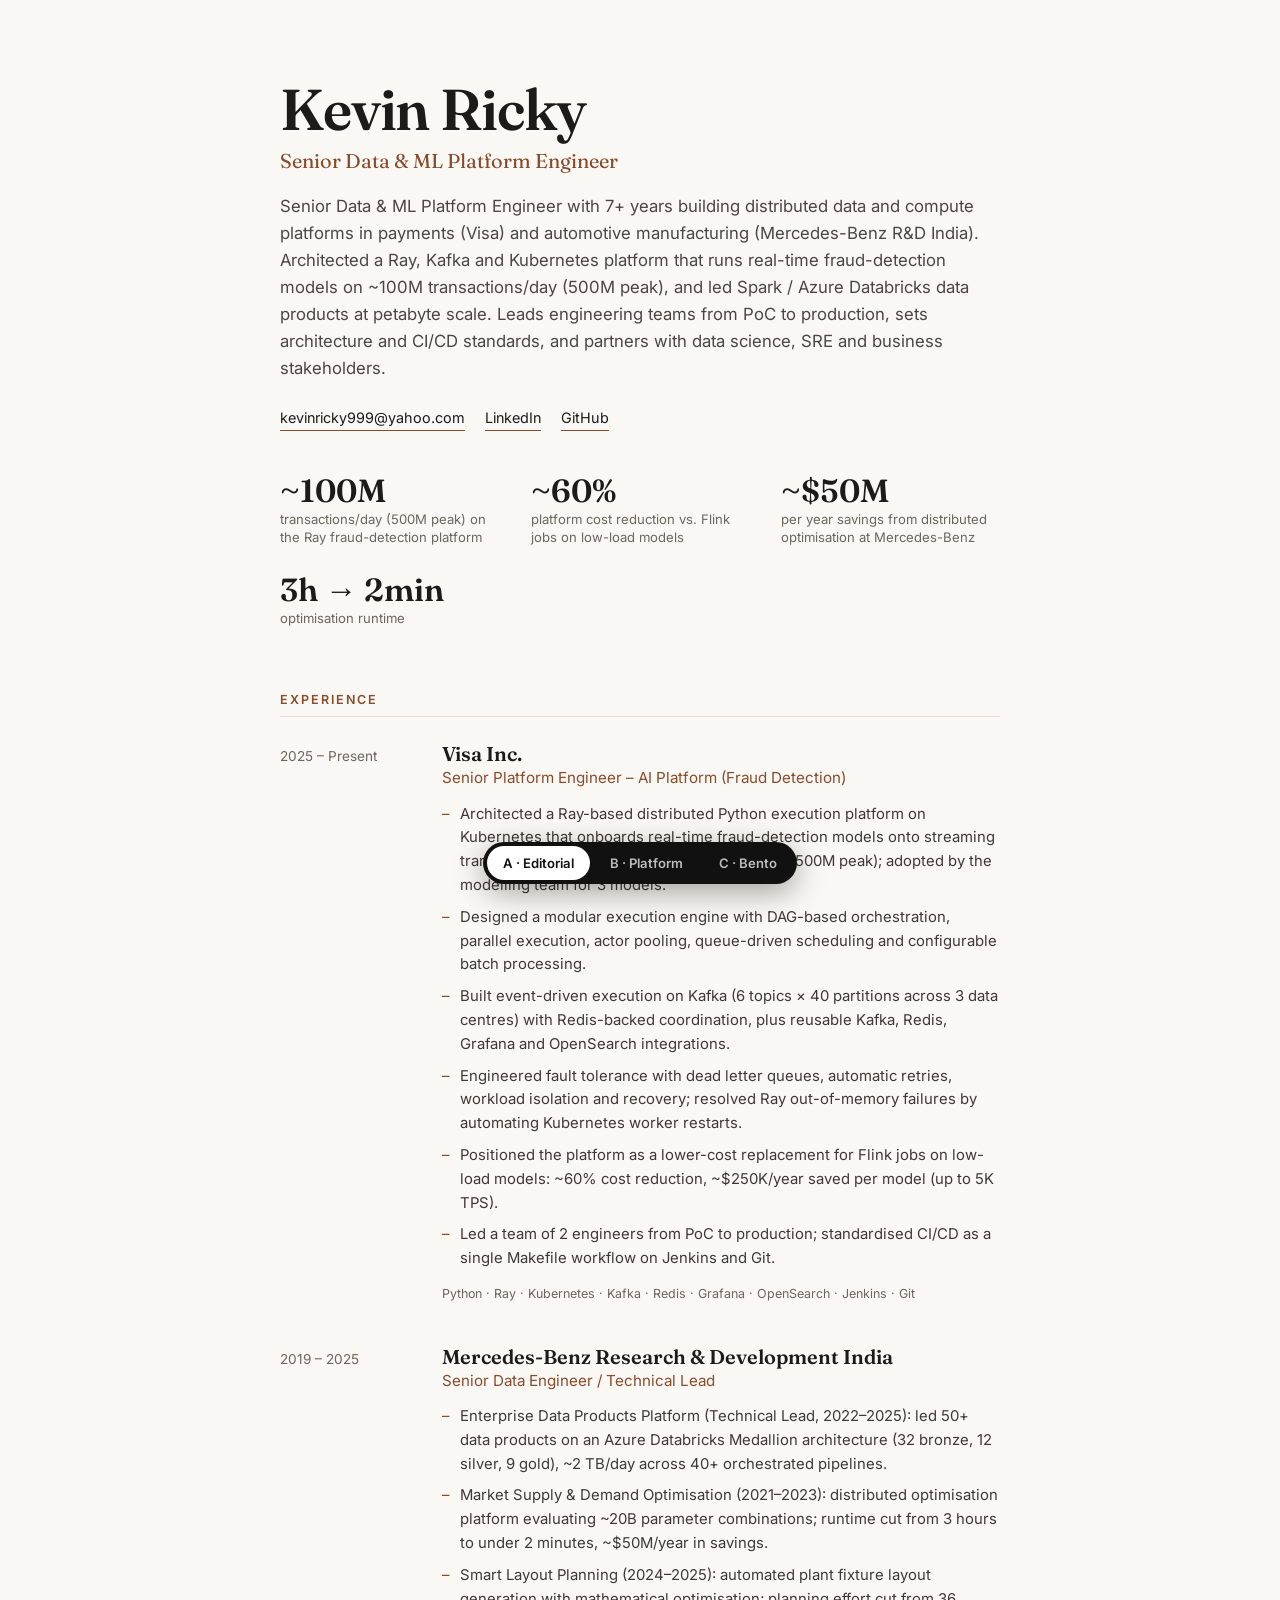
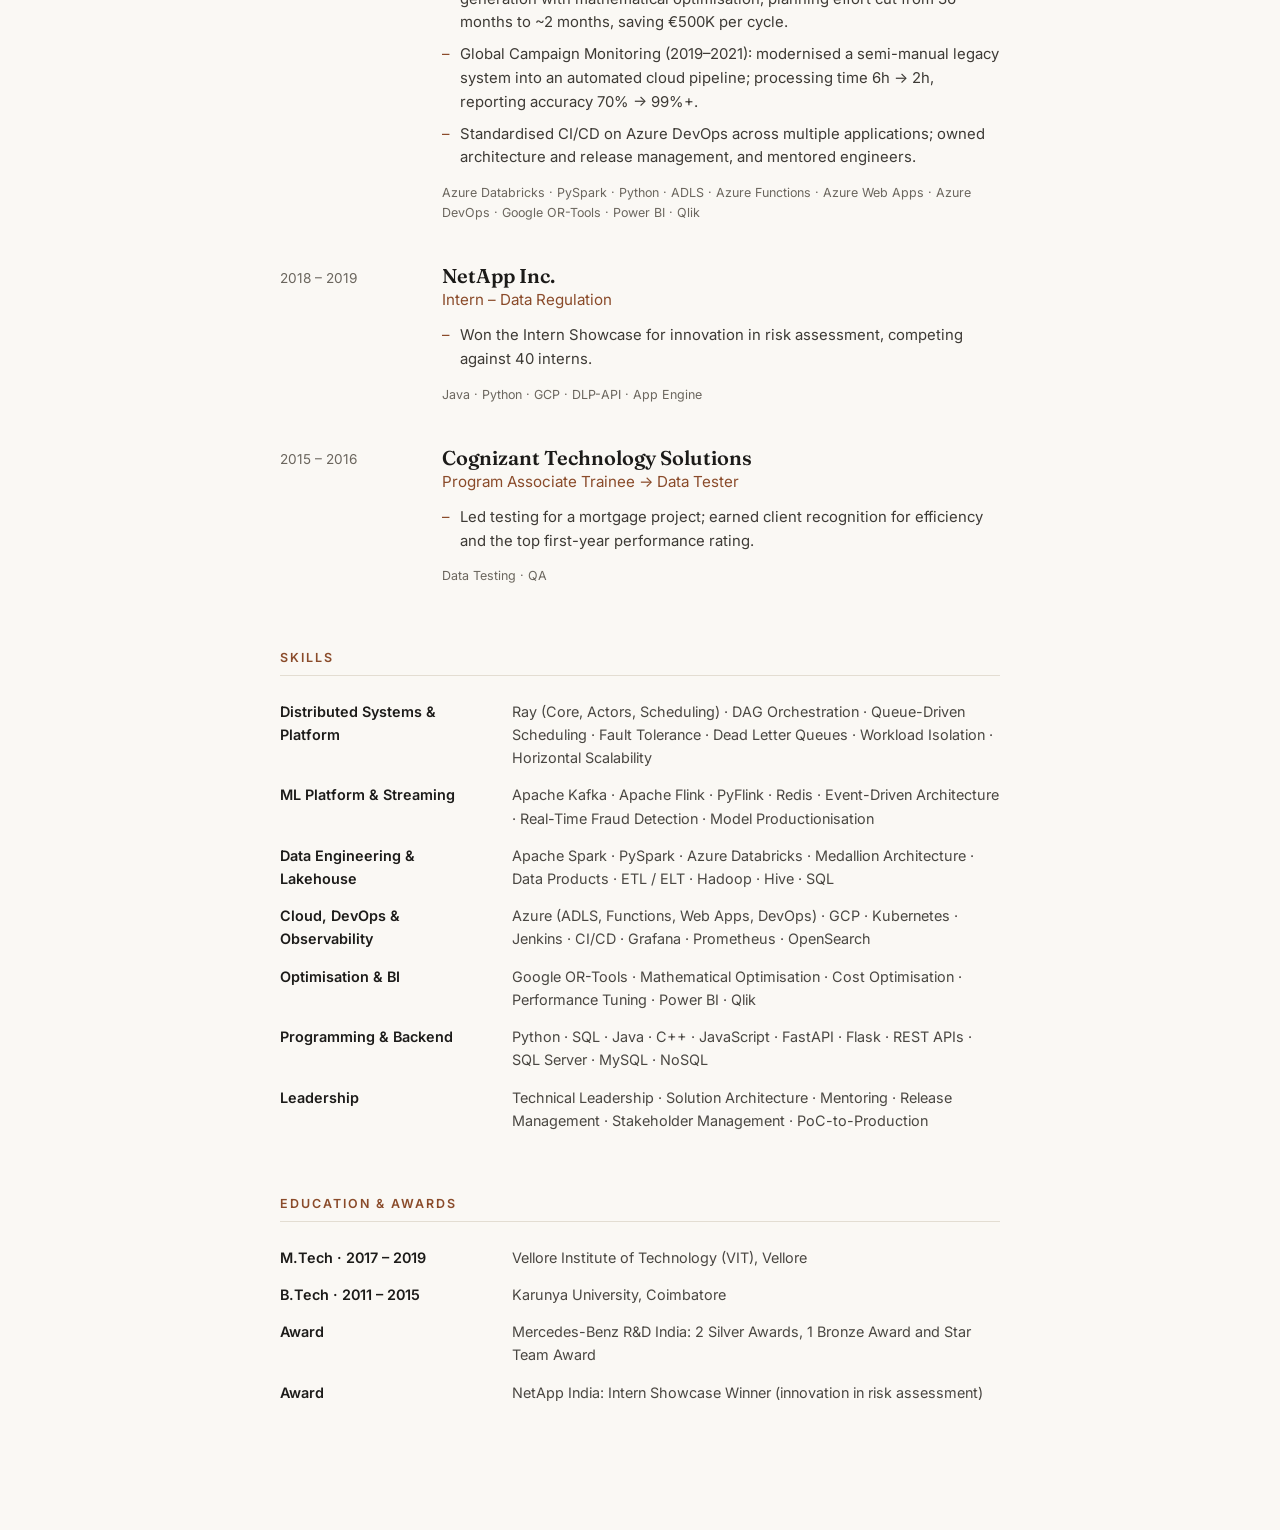
<file: designs/preview.html>
<!DOCTYPE html>
<html lang="en">
<head>
<meta charset="UTF-8" />
<meta name="viewport" content="width=device-width, initial-scale=1.0" />
<title>Design previews – Kevin Ricky</title>
<link rel="preconnect" href="https://fonts.googleapis.com" />
<link href="https://fonts.googleapis.com/css2?family=Fraunces:opsz,wght@9..144,400;9..144,600&family=Inter:wght@400;500;600;700&family=JetBrains+Mono:wght@400;600&display=swap" rel="stylesheet" />
<style>
  *{box-sizing:border-box;margin:0;padding:0}
  html{scroll-behavior:smooth}
  body{font-family:Inter,system-ui,sans-serif;line-height:1.6}
  a{color:inherit}
  ul{list-style:none}

  /* ---------- switcher ---------- */
  .switcher{position:fixed;z-index:50;bottom:16px;left:50%;transform:translateX(-50%);display:flex;gap:4px;padding:4px;background:#111;border-radius:999px;box-shadow:0 8px 30px rgba(0,0,0,.35)}
  .switcher button{border:0;background:none;color:#bbb;font:600 .82rem Inter,sans-serif;padding:.55rem 1rem;border-radius:999px;cursor:pointer}
  .switcher button.on{background:#fff;color:#111}

  /* =========================================================
     A · EDITORIAL  – calm, typographic, recruiter-friendly
     ========================================================= */
  .A{background:#faf8f4;color:#1c1b19}
  .A .wrap{max-width:760px;margin:0 auto;padding:5rem 1.25rem 7rem}
  .A h1{font:600 clamp(2.4rem,6vw,3.6rem)/1.05 Fraunces,serif;letter-spacing:-.02em}
  .A .role{font:400 1.25rem Fraunces,serif;color:#8a4b2a;margin:.5rem 0 1.25rem}
  .A .lede{font-size:1.05rem;color:#4a4742}
  .A .links{display:flex;gap:1.25rem;flex-wrap:wrap;margin:1.5rem 0 0;font-size:.9rem}
  .A .links a{border-bottom:1px solid #8a4b2a;text-decoration:none;padding-bottom:1px}
  .A h2{font:600 .78rem Inter;letter-spacing:.16em;text-transform:uppercase;color:#8a4b2a;margin:4rem 0 1.5rem;padding-bottom:.6rem;border-bottom:1px solid #e3ddd2}
  .A .metrics{display:grid;grid-template-columns:repeat(auto-fit,minmax(200px,1fr));gap:1.5rem 2rem;margin-top:2.5rem}
  .A .metrics b{display:block;font:600 2rem Fraunces,serif;color:#1c1b19}
  .A .metrics span{font-size:.82rem;color:#6b665e;display:block;line-height:1.4}
  .A .job{display:grid;grid-template-columns:130px 1fr;gap:1rem 2rem;margin-bottom:2.5rem}
  .A .job .when{font-size:.85rem;color:#6b665e;padding-top:.3rem}
  .A .job h3{font:600 1.25rem Fraunces,serif}
  .A .job .r{color:#8a4b2a;font-size:.95rem;margin-bottom:.75rem}
  .A .job li{position:relative;padding-left:1.1rem;margin-bottom:.5rem;font-size:.93rem;color:#3d3a35}
  .A .job li::before{content:"–";position:absolute;left:0;color:#8a4b2a}
  .A .tags{margin-top:.8rem;font-size:.78rem;color:#6b665e}
  .A .sk{display:grid;grid-template-columns:200px 1fr;gap:.4rem 2rem;font-size:.9rem;margin-bottom:.9rem}
  .A .sk b{font-weight:600}
  .A .sk span{color:#4a4742}
  @media(max-width:620px){.A .job,.A .sk{grid-template-columns:1fr}}

  /* =========================================================
     B · PLATFORM / TERMINAL – dark, technical, memorable
     ========================================================= */
  .B{background:#0a0e14;color:#c9d1d9;font-family:'JetBrains Mono',monospace;font-size:14px;
     background-image:radial-gradient(circle at 80% -10%,rgba(56,189,248,.15),transparent 40%),linear-gradient(rgba(255,255,255,.025) 1px,transparent 1px),linear-gradient(90deg,rgba(255,255,255,.025) 1px,transparent 1px);
     background-size:auto,40px 40px,40px 40px}
  .B .wrap{max-width:980px;margin:0 auto;padding:4rem 1.25rem 7rem}
  .B .prompt{color:#7ee787}
  .B h1{font:600 clamp(2rem,5vw,3rem)/1.1 'JetBrains Mono';color:#fff;margin:.6rem 0}
  .B h1 em{font-style:normal;color:#38bdf8}
  .B .role{color:#38bdf8}
  .B .lede{max-width:70ch;margin-top:1rem;color:#9aa5b1;font-family:Inter,sans-serif;font-size:.98rem}
  .B .chips{display:flex;gap:.5rem;flex-wrap:wrap;margin-top:1.25rem}
  .B .chips span,.B .tags span{border:1px solid #263041;background:#111826;color:#9fd2ff;padding:.15rem .6rem;border-radius:4px;font-size:.75rem}
  .B .links{display:flex;gap:.75rem;margin-top:1.75rem;flex-wrap:wrap}
  .B .links a{padding:.5rem 1rem;border:1px solid #38bdf8;color:#38bdf8;text-decoration:none;border-radius:4px;font-size:.82rem}
  .B .links a:first-child{background:#38bdf8;color:#04121b}
  .B h2{color:#fff;font-size:1rem;margin:4rem 0 1.25rem}
  .B h2::before{content:"$ ";color:#7ee787}
  .B .metrics{display:grid;grid-template-columns:repeat(auto-fit,minmax(260px,1fr));gap:1px;background:#263041;border:1px solid #263041;border-radius:8px;overflow:hidden;margin-top:2.5rem}
  .B .metrics div{background:#0d1320;padding:1.25rem}
  .B .metrics b{display:block;font-size:1.9rem;color:#38bdf8}
  .B .metrics span{font:400 .8rem Inter,sans-serif;color:#8b96a3}
  .B .job{border:1px solid #263041;background:#0d1320cc;border-radius:8px;padding:1.4rem;margin-bottom:1rem}
  .B .job header{display:flex;justify-content:space-between;gap:1rem;flex-wrap:wrap}
  .B .job h3{color:#fff;font-size:1rem}
  .B .job .r{color:#38bdf8;font-size:.82rem}
  .B .job .when{color:#7ee787;font-size:.8rem}
  .B .job ul{margin-top:.9rem;font-family:Inter,sans-serif;font-size:.9rem;color:#a5b0bc}
  .B .job li{padding-left:1.1rem;position:relative;margin-bottom:.4rem}
  .B .job li::before{content:">";position:absolute;left:0;color:#7ee787}
  .B .tags{display:flex;gap:.4rem;flex-wrap:wrap;margin-top:.9rem}
  .B .skgrid{display:grid;grid-template-columns:repeat(auto-fit,minmax(280px,1fr));gap:1rem}
  .B .sk{border:1px solid #263041;border-radius:8px;padding:1rem;background:#0d1320cc}
  .B .sk b{color:#fff;font-size:.82rem;display:block;margin-bottom:.5rem}
  .B .sk span{display:inline-block;margin:0 .35rem .35rem 0;font-size:.75rem;color:#9aa5b1}
  .B .sk span::after{content:","}.B .sk span:last-child::after{content:""}

  /* =========================================================
     C · BENTO – modern product-page feel, big numbers
     ========================================================= */
  .C{background:#f4f5f8;color:#14161f}
  .C .wrap{max-width:1120px;margin:0 auto;padding:3.5rem 1.25rem 7rem}
  .C .grid{display:grid;grid-template-columns:repeat(12,1fr);gap:14px}
  .C .tile{background:#fff;border-radius:22px;padding:1.6rem;border:1px solid #e8eaf1;box-shadow:0 1px 2px rgba(20,22,31,.04)}
  .C .hero{grid-column:span 8;background:linear-gradient(135deg,#4f46e5,#7c3aed 55%,#db2777);color:#fff;border:0;min-height:320px;display:flex;flex-direction:column;justify-content:flex-end}
  .C .hero h1{font:700 clamp(2.2rem,5vw,3.4rem)/1.05 Inter;letter-spacing:-.03em}
  .C .hero .role{opacity:.9;font-weight:500;margin:.4rem 0 1rem}
  .C .hero p{opacity:.85;font-size:.92rem;max-width:56ch}
  .C .contact{grid-column:span 4;display:flex;flex-direction:column;gap:.6rem;justify-content:center}
  .C .contact a{display:block;padding:.75rem 1rem;border-radius:12px;background:#f4f5f8;text-decoration:none;font-weight:600;font-size:.88rem}
  .C .contact a:first-child{background:#14161f;color:#fff}
  .C .stat{grid-column:span 4}
  .C .stat b{display:block;font:700 2.6rem/1 Inter;letter-spacing:-.03em;background:linear-gradient(135deg,#4f46e5,#db2777);-webkit-background-clip:text;background-clip:text;color:transparent}
  .C .stat span{display:block;margin-top:.6rem;font-size:.85rem;color:#5b6070}
  .C h2{grid-column:span 12;font:700 1.5rem Inter;letter-spacing:-.02em;margin:2rem 0 .25rem}
  .C .job{grid-column:span 6}
  .C .job.big{grid-column:span 12}
  .C .job .when{font-size:.75rem;font-weight:700;color:#4f46e5;text-transform:uppercase;letter-spacing:.08em}
  .C .job h3{font:700 1.2rem Inter;margin:.2rem 0}
  .C .job .r{font-size:.88rem;color:#5b6070;margin-bottom:.8rem}
  .C .job ul{font-size:.88rem;color:#3a3f4d}
  .C .job li{margin-bottom:.45rem;padding-left:1rem;position:relative}
  .C .job li::before{content:"";position:absolute;left:0;top:.6em;width:5px;height:5px;border-radius:50%;background:#7c3aed}
  .C .big ul{columns:2;column-gap:2rem}.C .big li{break-inside:avoid}
  .C .tags{display:flex;flex-wrap:wrap;gap:.35rem;margin-top:.9rem}
  .C .tags span,.C .sk span{font-size:.74rem;background:#eef0ff;color:#4338ca;padding:.18rem .6rem;border-radius:999px;font-weight:600}
  .C .sk{grid-column:span 4}
  .C .sk b{display:block;font-size:.9rem;margin-bottom:.7rem}
  .C .sk span{display:inline-block;margin:0 .3rem .3rem 0}
  @media(max-width:860px){.C .hero,.C .contact,.C .stat,.C .job,.C .sk{grid-column:span 12}.C .big ul{columns:1}}

  [hidden]{display:none!important}
</style>
</head>
<body>
<main id="root"></main>
<div class="switcher" role="tablist">
  <button data-d="A">A · Editorial</button>
  <button data-d="B">B · Platform</button>
  <button data-d="C">C · Bento</button>
</div>

<script src="../data/resume.js"></script>
<script>
const esc = s => String(s).replace(/[&<>]/g, c => ({'&':'&amp;','<':'&lt;','>':'&gt;'}[c]));
const li  = a => a.map(x => `<li>${esc(x)}</li>`).join('');
const sp  = a => a.map(x => `<span>${esc(x)}</span>`).join('');

const T = {
  A: r => `<div class="A"><div class="wrap">
    <h1>${esc(r.name)}</h1>
    <p class="role">${esc(r.title)}</p>
    <p class="lede">${esc(r.summary)}</p>
    <div class="links"><a href="mailto:${r.contact.email}">${r.contact.email}</a><a href="${r.contact.linkedin}">LinkedIn</a><a href="${r.contact.github}">GitHub</a></div>
    <div class="metrics">${r.metrics.slice(0,4).map(m=>`<div><b>${esc(m.value)}</b><span>${esc(m.label)}</span></div>`).join('')}</div>
    <h2>Experience</h2>
    ${r.experience.map(e=>`<div class="job"><div class="when">${esc(e.period)}</div><div><h3>${esc(e.company)}</h3><p class="r">${esc(e.role)}</p><ul>${li(e.highlights)}</ul><p class="tags">${esc(e.tech.join(' · '))}</p></div></div>`).join('')}
    <h2>Skills</h2>
    ${r.skills.map(s=>`<div class="sk"><b>${esc(s.group)}</b><span>${esc(s.items.join(' · '))}</span></div>`).join('')}
    <h2>Education &amp; Awards</h2>
    ${r.education.map(e=>`<div class="sk"><b>${esc(e.degree)} · ${esc(e.period)}</b><span>${esc(e.school)}, ${esc(e.place)}</span></div>`).join('')}
    ${r.awards.map(a=>`<div class="sk"><b>Award</b><span>${esc(a)}</span></div>`).join('')}
  </div></div>`,

  B: r => `<div class="B"><div class="wrap">
    <p class="prompt">kevin@platform:~$ whoami</p>
    <h1>${esc(r.name.split(' ')[0])} <em>${esc(r.name.split(' ')[1])}</em></h1>
    <p class="role">${esc(r.title)} · ${esc(r.subtitle)}</p>
    <p class="lede">${esc(r.summary)}</p>
    <div class="chips">${sp(r.stack)}</div>
    <div class="links"><a href="mailto:${r.contact.email}">Hire me</a><a href="${r.contact.github}">GitHub</a><a href="${r.contact.linkedin}">LinkedIn</a></div>
    <div class="metrics">${r.metrics.map(m=>`<div><b>${esc(m.value)}</b><span>${esc(m.label)}</span></div>`).join('')}</div>
    <h2>git log --career</h2>
    ${r.experience.map(e=>`<article class="job"><header><div><h3>${esc(e.company)}</h3><span class="r">${esc(e.role)}</span></div><span class="when">${esc(e.period)}</span></header><ul>${li(e.highlights)}</ul><div class="tags">${sp(e.tech)}</div></article>`).join('')}
    <h2>ls ./skills</h2>
    <div class="skgrid">${r.skills.map(s=>`<div class="sk"><b>${esc(s.group)}</b>${sp(s.items)}</div>`).join('')}</div>
    <h2>cat education awards</h2>
    <div class="skgrid">${r.education.map(e=>`<div class="sk"><b>${esc(e.degree)} · ${esc(e.period)}</b><span>${esc(e.school)}, ${esc(e.place)}</span></div>`).join('')}${r.awards.map(a=>`<div class="sk"><b>award</b><span>${esc(a)}</span></div>`).join('')}</div>
  </div></div>`,

  C: r => `<div class="C"><div class="wrap"><div class="grid">
    <div class="tile hero"><h1>${esc(r.name)}</h1><p class="role">${esc(r.title)}</p><p>${esc(r.summary.split('. ').slice(0,2).join('. '))}.</p></div>
    <div class="tile contact"><a href="mailto:${r.contact.email}">✉ Get in touch</a><a href="${r.contact.linkedin}">LinkedIn ↗</a><a href="${r.contact.github}">GitHub ↗</a></div>
    ${r.metrics.map(m=>`<div class="tile stat"><b>${esc(m.value)}</b><span>${esc(m.label)}</span></div>`).join('')}
    <h2>Experience</h2>
    ${r.experience.map((e,i)=>`<div class="tile job ${i<2?'big':''}"><div class="when">${esc(e.period)}</div><h3>${esc(e.company)}</h3><p class="r">${esc(e.role)}</p><ul>${li(e.highlights)}</ul><div class="tags">${sp(e.tech)}</div></div>`).join('')}
    <h2>Skills</h2>
    ${r.skills.map(s=>`<div class="tile sk"><b>${esc(s.group)}</b>${sp(s.items)}</div>`).join('')}
    <h2>Education &amp; Awards</h2>
    ${r.education.map(e=>`<div class="tile sk"><b>${esc(e.degree)} · ${esc(e.period)}</b><p>${esc(e.school)}, ${esc(e.place)}</p></div>`).join('')}
    ${r.awards.map(a=>`<div class="tile sk"><b>Award</b><p>${esc(a)}</p></div>`).join('')}
  </div></div></div>`
};

Promise.resolve(window.RESUME).then(data => {
  const root = document.getElementById('root');
  const buttons = document.querySelectorAll('.switcher button');
  const show = d => {
    root.innerHTML = T[d](data);
    buttons.forEach(b => b.classList.toggle('on', b.dataset.d === d));
    try { localStorage.setItem('design', d); } catch (e) {}
    window.scrollTo(0, 0);
  };
  buttons.forEach(b => b.onclick = () => show(b.dataset.d));
  let start = 'A'; try { start = localStorage.getItem('design') || 'A'; } catch (e) {}
  show(start);
}).catch(() => {
  document.getElementById('root').innerHTML = '<p style="padding:2rem;font-family:sans-serif">Could not load data/resume.js.</p>';
});
</script>
</body>
</html>
</file>
